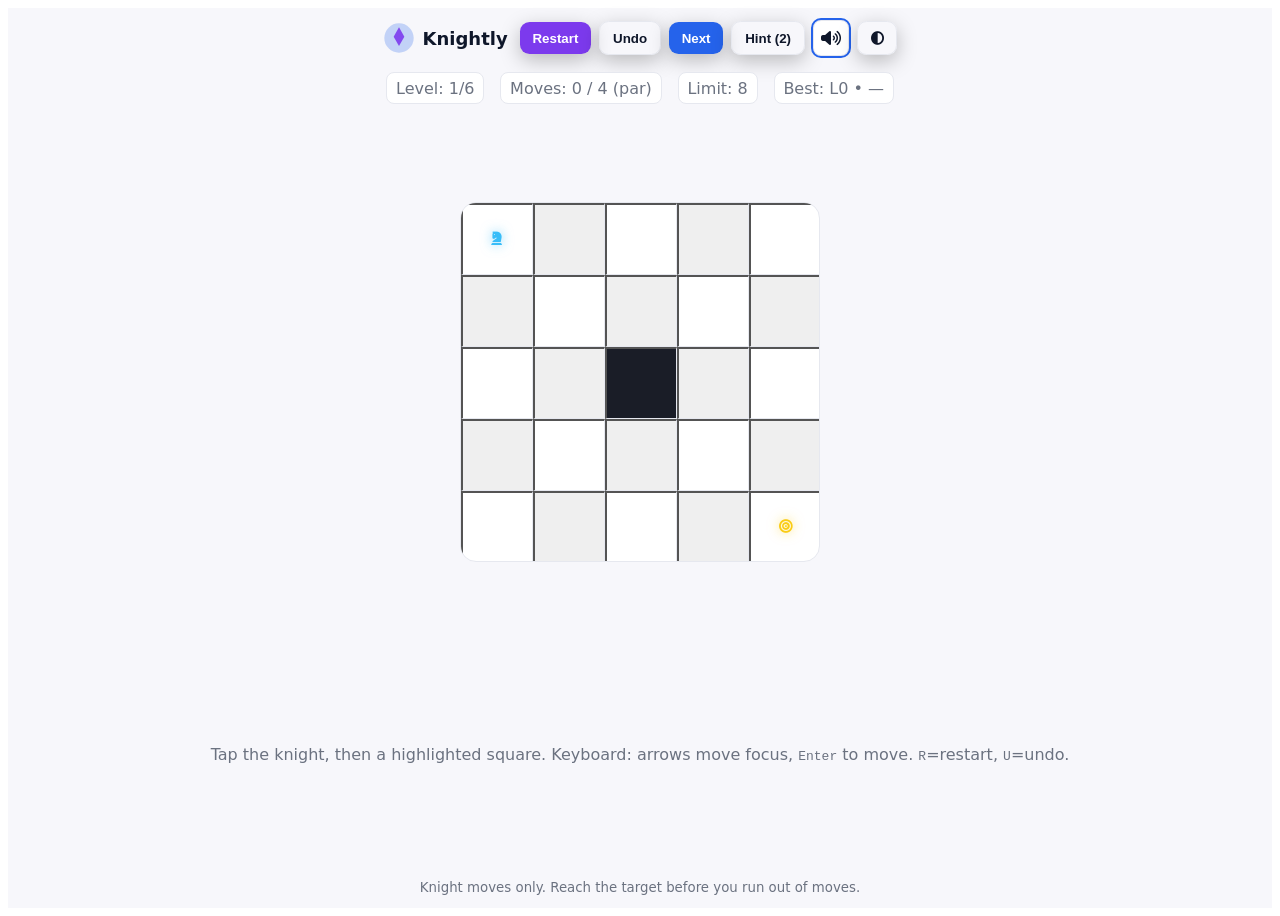
<file: games/chess-adventure/chess-adventure.html>
<!--
  File: chess-adventure.html
  Author: ChatGPT (GPT-5 Thinking)
  Date: 2025-09-25
  Purpose: Entry for the Interactive Chess Adventure puzzle game.
-->
<!DOCTYPE html>
<html lang="en" data-theme="auto">
<head>
  <meta charset="utf-8" />
  <meta name="viewport" content="width=device-width, initial-scale=1" />
  <title>Interactive Chess Adventure</title>
  <meta name="description" content="Guide the knight to the target using legal moves, beat par, and clear levels.">
  <meta name="color-scheme" content="light dark" />

  <link rel="stylesheet" href="https://cdnjs.cloudflare.com/ajax/libs/font-awesome/6.5.0/css/all.min.css">

  <link rel="preload" href="chess-adventure.css" as="style">
  <link rel="stylesheet" href="chess-adventure.css">
  <script defer src="chess-adventure.js"></script>
</head>
<body>
  <div id="ida-root" class="ida-app" aria-live="polite">
    <header class="ida-header">
      <div class="ida-brand">
        <svg class="ida-logo" viewBox="0 0 48 48" aria-hidden="true">
          <circle cx="24" cy="24" r="22" class="ida-svg-accent"></circle>
          <path d="M24 8l8 14-8 14-8-14 8-14z" class="ida-svg-core"></path>
        </svg>
        <h1 class="ida-title">Knightly</h1>
      </div>
      <div class="ida-controls">
        <button id="ida-restart" class="ida-btn" aria-label="Restart level (R)">Restart</button>
        <button id="ida-undo" class="ida-btn ida-ghost" aria-label="Undo last move (U)">Undo</button>
        <button id="ida-next" class="ida-btn ida-primary" aria-label="Next level">Next</button>
        <button id="ida-hint" class="ida-btn ida-ghost" aria-label="Hint (2 per level)">Hint (2)</button>
        <label class="ida-toggle" title="Toggle sound">
          <input id="ida-sound" type="checkbox" aria-label="Toggle sound" checked>
          <span><i class="fa-solid fa-volume-high"></i></span>
        </label>
              <button id="ida-theme" class="ida-btn ida-ghost" aria-label="Toggle theme">
        <i class="fa-solid fa-circle-half-stroke"></i>
      </button>
      </div>
    </header>

    <section class="ida-hud" role="status" aria-live="polite">
      <div class="ida-hud-item">Level: <span id="ida-level">1</span>/6</div>
      <div class="ida-hud-item">Moves: <span id="ida-moves">0</span> / <span id="ida-par">0</span> (par)</div>
      <div class="ida-hud-item">Limit: <span id="ida-limit">0</span></div>
      <div class="ida-hud-item">Best: <span id="ida-best">—</span></div>
    </section>

    <main class="ida-stage">
      <div id="ida-board" class="ida-board" role="grid" aria-label="Knight puzzle board"></div>
      <p class="ida-instructions">
        Tap the knight, then a highlighted square. Keyboard: arrows move focus, <kbd>Enter</kbd> to move. <kbd>R</kbd>=restart, <kbd>U</kbd>=undo.
      </p>
    </main>

    <div id="ida-overlay" class="ida-overlay" role="dialog" aria-modal="true" aria-labelledby="ida-over-title" hidden>
      <div class="ida-modal">
        <button id="ida-over-close" class="ida-close" aria-label="Close dialog">×</button>
        <h2 id="ida-over-title">Level Complete!</h2>
        <p>Moves used: <strong id="ida-over-moves">0</strong> (par: <strong id="ida-over-par">0</strong>)</p>
        <p>Best record: <strong id="ida-over-best">—</strong></p>
        <div class="ida-modal-actions">
          <button id="ida-over-next" class="ida-btn ida-primary">Next Level</button>
          <button id="ida-over-retry" class="ida-btn">Replay Level</button>
        </div>
      </div>
    </div>

    <footer class="ida-footer">
      <small>Knight moves only. Reach the target before you run out of moves.</small>
    </footer>
  </div>

  <!-- Integration: 
  Link: <a href="/games/chess-adventure/chess-adventure.html">Play Chess Adventure</a> 
  Embed: <iframe src="/games/chess-adventure/chess-adventure.html" width="600" height="500"></iframe>
  -->
</body>
</html>
</file>
<file: games/chess-adventure/chess-adventure.css>
:root {
  --ida-bg: #0b0c10;
  --ida-panel: #11131a;
  --ida-text: #e6e6ea;
  --ida-muted: #9aa3b2;
  --ida-accent: #60a5fa;
  --ida-core: #8b5cf6;
  --ida-good: #34d399;
  --ida-bad: #ef4444;
  --ida-border: #1f2330;
  color-scheme: dark;
}
@media (prefers-color-scheme: light) {
  :root {
    --ida-bg: #f7f7fb;
    --ida-panel: #ffffff;
    --ida-text: #0f172a;
    --ida-muted: #6b7280;
    --ida-accent: #2563eb;
    --ida-core: #7c3aed;
    --ida-good: #16a34a;
    --ida-bad: #dc2626;
    --ida-border: #e6e8ef;
    color-scheme: light;
  }
}
html[data-theme="light"] :root, html[data-theme="light"] {
  --ida-bg: #f7f7fb;
  --ida-panel: #ffffff;
  --ida-text: #0f172a;
  --ida-muted: #6b7280;
  --ida-accent: #2563eb;
  --ida-core: #7c3aed;
  --ida-good: #16a34a;
  --ida-bad: #dc2626;
  --ida-border: #e6e8ef;
  color-scheme: light;
}
html[data-theme="dark"] :root, html[data-theme="dark"] {
  --ida-bg: #0b0c10;
  --ida-panel: #11131a;
  --ida-text: #e6e6ea;
  --ida-muted: #9aa3b2;
  --ida-accent: #60a5fa;
  --ida-core: #8b5cf6;
  --ida-good: #34d399;
  --ida-bad: #ef4444;
  --ida-border: #1f2330;
  color-scheme: dark;
}

/* ==== Scoped App Styles ==== */
#ida-root {
  min-height: 100svh;
  background: var(--ida-bg);
  color: var(--ida-text);
  font-family: system-ui, -apple-system, Segoe UI, Inter, Roboto, Arial, sans-serif;
  display: grid;
  grid-template-rows: auto auto 1fr auto;
}

#ida-root * { box-sizing: border-box; }

#ida-root .ida-header {
  display:flex; align-items:center; justify-content: space-between;
  padding: .75rem 1rem; gap:.75rem; max-width: 1024px; margin:0 auto;
}
#ida-root .ida-brand { display:flex; align-items:center; gap:.5rem; }
#ida-root .ida-logo { width:32px; height:32px; }
#ida-root .ida-svg-accent { fill: var(--ida-accent); opacity:.25; }
#ida-root .ida-svg-core { fill: var(--ida-core); opacity:.9; }
#ida-root .ida-title { margin:0; font-size:1.125rem; }

#ida-root .ida-controls { display:flex; align-items:center; gap:.5rem; flex-wrap: wrap; }
#ida-root .ida-toggle input { display:none; }
#ida-root .ida-toggle span {
  display:inline-flex; align-items:center; justify-content:center;
  width:2.25rem; height:2.25rem; border-radius:.5rem;
  background: var(--ida-panel); border:1px solid var(--ida-border);
}
#ida-root .ida-toggle input:checked + span { outline:2px solid var(--ida-accent); }

#ida-root .ida-btn {
  background: var(--ida-core); color: white; border:none; padding:.55rem .8rem;
  border-radius:.6rem; cursor:pointer; font-weight:600;
  box-shadow: 0 6px 20px rgba(0,0,0,.25);
}
#ida-root .ida-btn.ida-ghost { background: transparent; color: var(--ida-text); border:1px solid var(--ida-border); }
#ida-root .ida-btn.ida-primary { background: var(--ida-accent); }
#ida-root .ida-btn:focus-visible { outline:2px solid var(--ida-accent); outline-offset:2px; }

#ida-root .ida-hud {
  display:flex; align-items:center; justify-content:center; gap:1rem;
  padding: .25rem 1rem .75rem; flex-wrap: wrap; max-width:1024px; margin:0 auto;
}
#ida-root .ida-hud-item {
  background: var(--ida-panel); border:1px solid var(--ida-border);
  border-radius:.5rem; padding:.35rem .55rem; color: var(--ida-muted);
}

#ida-root .ida-stage {
  max-width:1024px; margin:0 auto; padding: 0 1rem 1rem;
  display:grid; place-items:center; gap:.75rem;
}

#ida-root .ida-board {
  --cell: 64px;
  width: calc(var(--cols) * var(--cell));
  height: calc(var(--rows) * var(--cell));
  background: var(--ida-panel);
  border: 1px solid var(--ida-border);
  border-radius: 1rem;
  display: grid;
  grid-template-columns: repeat(var(--cols), var(--cell));
  grid-template-rows: repeat(var(--rows), var(--cell));
  overflow: hidden;
}
@media (min-width: 860px) {
  #ida-root .ida-board { --cell: 72px; }
}

#ida-root .ida-cell {
  position: relative; display:grid; place-items:center;
  border-right: 1px solid var(--ida-border);
  border-bottom: 1px solid var(--ida-border);
  outline: none;
}
#ida-root .ida-cell:nth-child(odd) { background: rgba(255,255,255,.02); }
html[data-theme="light"] #ida-root .ida-cell:nth-child(odd) { background: rgba(0,0,0,.03); }
#ida-root .ida-cell:focus-visible { box-shadow: inset 0 0 0 3px var(--ida-accent); }
#ida-root .ida-cell.ida-block { background: #1a1d27; }
html[data-theme="light"] #ida-root .ida-cell.ida-block { background: #e9ebf3; }

#ida-root .ida-highlight::after {
  content:""; position:absolute; inset:8px; border-radius:.6rem; border:2px dashed var(--ida-accent);
  animation: ida-pulse 1s ease-in-out infinite alternate;
}
@keyframes ida-pulse { from{opacity:.5;} to{opacity:1;} }

#ida-root .ida-target svg .ida-svg-core { fill: var(--ida-good); }
#ida-root .ida-knight svg .ida-svg-core { fill: var(--ida-accent); }

#ida-root .ida-instructions { color: var(--ida-muted); text-align:center; margin:0; }

#ida-root .ida-overlay {
  position: fixed; inset:0; display:grid; place-items:center; background: rgba(0,0,0,.55);
}
/* Make sure hidden attribute actually hides the overlay in all cases */
#ida-root .ida-overlay[hidden] { display: none !important; }

html[data-theme="light"] #ida-root .ida-overlay { background: rgba(0,0,0,.35); }
#ida-root .ida-modal {
  position:relative; width:min(90vw, 460px); background: var(--ida-panel);
  border:1px solid var(--ida-border); border-radius:1rem; padding:1.25rem; text-align:center;
}
#ida-root .ida-close {
  position:absolute; top:.5rem; right:.5rem; width:2rem; height:2rem; border-radius:.5rem;
  background: transparent; color: var(--ida-text); border:1px solid var(--ida-border);
  cursor:pointer; font-size:1.25rem; line-height:1;
}

#ida-root .ida-footer { text-align:center; color: var(--ida-muted); padding:.75rem 1rem; }
</file>
